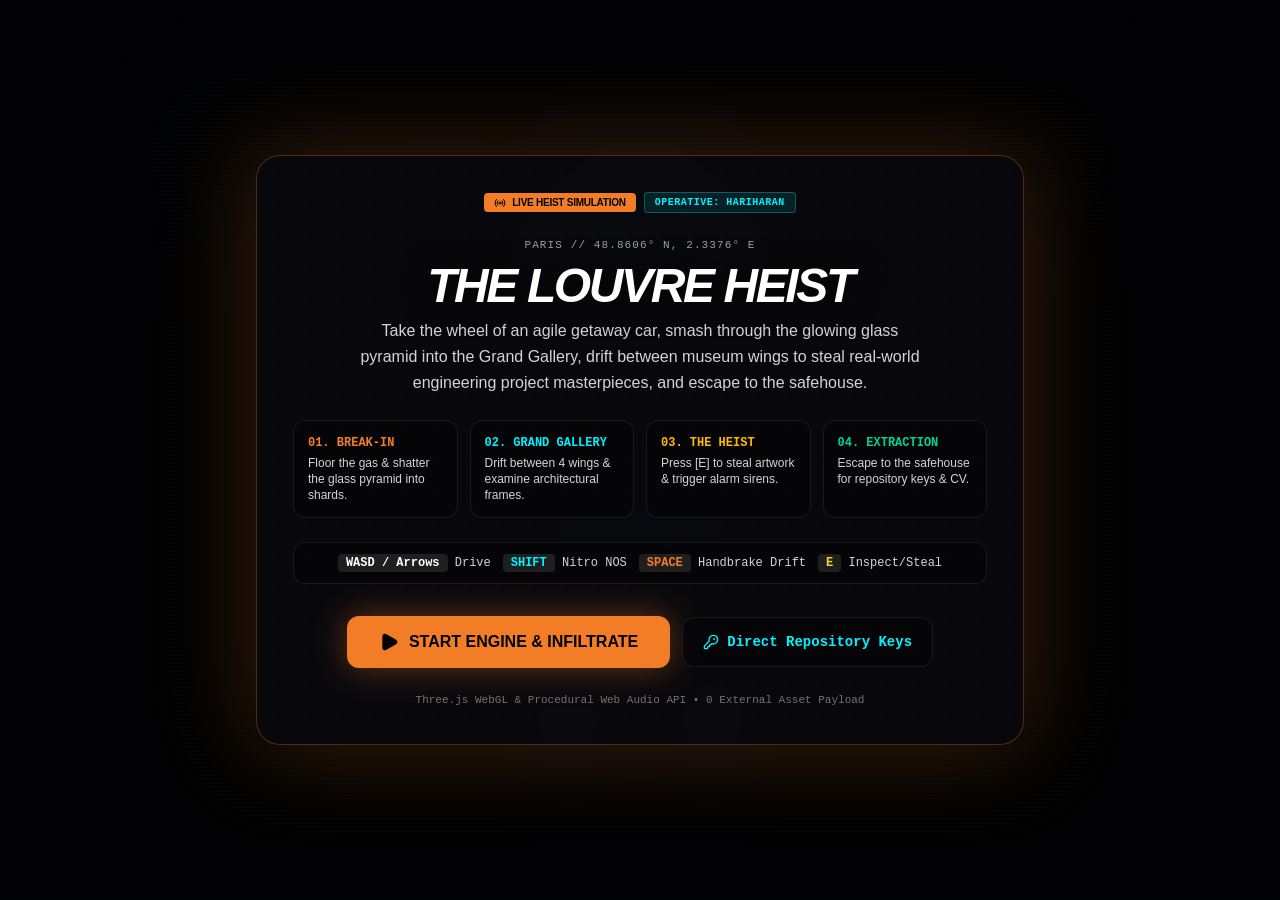
<file: heist/index.html>
<!doctype html>
<html lang="en">
  <head>
    <meta charset="UTF-8" />
    <meta name="viewport" content="width=device-width, initial-scale=1.0, maximum-scale=1.0, user-scalable=no" />
    <title>The Louvre Heist - 3D Getaway Car Portfolio</title>
    <meta name="description" content="An interactive 3D cinematic getaway car portfolio through the Louvre museum showcasing engineering projects and safehouse access keys." />
    <meta property="og:title" content="The Louvre Heist - 3D Getaway Car Portfolio" />
    <meta property="og:description" content="An interactive 3D cinematic getaway car portfolio through the Louvre museum showcasing engineering projects and safehouse access keys." />
    <meta property="og:type" content="website" />
    <meta name="twitter:card" content="summary_large_image" />
    <link rel="preconnect" href="https://fonts.googleapis.com">
    <link rel="preconnect" href="https://fonts.gstatic.com" crossorigin>
    <link href="https://fonts.googleapis.com/css2?family=Cinzel:wght@500;700;900&family=JetBrains+Mono:wght@400;600;700&family=Plus+Jakarta+Sans:wght@400;500;600;700;800&family=Syne:wght@700;800&display=swap" rel="stylesheet">
    <script type="module" crossorigin src="./assets/index-vsnIZGoE.js"></script>
    <link rel="stylesheet" crossorigin href="./assets/index-DGhevw8e.css">
  </head>
  <body class="bg-neutral-950 text-neutral-100 overflow-hidden select-none">
    <div id="root"></div>
  </body>
</html>
</file>
<file: heist/assets/index-DGhevw8e.css>
/*! tailwindcss v4.3.3 | MIT License | https://tailwindcss.com */@layer properties{@supports (((-webkit-hyphens:none)) and (not (margin-trim:inline))) or ((-moz-orient:inline) and (not (color:rgb(from red r g b)))){*,:before,:after,::backdrop{--tw-translate-x:0;--tw-translate-y:0;--tw-translate-z:0;--tw-rotate-x:initial;--tw-rotate-y:initial;--tw-rotate-z:initial;--tw-skew-x:initial;--tw-skew-y:initial;--tw-space-y-reverse:0;--tw-border-style:solid;--tw-gradient-position:initial;--tw-gradient-from:#0000;--tw-gradient-via:#0000;--tw-gradient-to:#0000;--tw-gradient-stops:initial;--tw-gradient-via-stops:initial;--tw-gradient-from-position:0%;--tw-gradient-via-position:50%;--tw-gradient-to-position:100%;--tw-leading:initial;--tw-font-weight:initial;--tw-tracking:initial;--tw-shadow:0 0 #0000;--tw-shadow-color:initial;--tw-shadow-alpha:100%;--tw-inset-shadow:0 0 #0000;--tw-inset-shadow-color:initial;--tw-inset-shadow-alpha:100%;--tw-ring-color:initial;--tw-ring-shadow:0 0 #0000;--tw-inset-ring-color:initial;--tw-inset-ring-shadow:0 0 #0000;--tw-ring-inset:initial;--tw-ring-offset-width:0px;--tw-ring-offset-color:#fff;--tw-ring-offset-shadow:0 0 #0000;--tw-blur:initial;--tw-brightness:initial;--tw-contrast:initial;--tw-grayscale:initial;--tw-hue-rotate:initial;--tw-invert:initial;--tw-opacity:initial;--tw-saturate:initial;--tw-sepia:initial;--tw-drop-shadow:initial;--tw-drop-shadow-color:initial;--tw-drop-shadow-alpha:100%;--tw-drop-shadow-size:initial;--tw-backdrop-blur:initial;--tw-backdrop-brightness:initial;--tw-backdrop-contrast:initial;--tw-backdrop-grayscale:initial;--tw-backdrop-hue-rotate:initial;--tw-backdrop-invert:initial;--tw-backdrop-opacity:initial;--tw-backdrop-saturate:initial;--tw-backdrop-sepia:initial;--tw-duration:initial;--tw-scale-x:1;--tw-scale-y:1;--tw-scale-z:1}}}@layer theme{:root,:host{--font-sans:-apple-system, BlinkMacSystemFont, "Segoe UI", Roboto, "Helvetica Neue", "Noto Sans", Arial, sans-serif, "Apple Color Emoji", "Segoe UI Emoji", "Segoe UI Symbol", "Noto Color Emoji";--font-mono:ui-monospace, SFMono-Regular, Menlo, Monaco, Consolas, "Liberation Mono", "Courier New", monospace;--color-red-300:oklch(80.8% .114 19.571);--color-red-400:oklch(70.4% .191 22.216);--color-red-500:oklch(63.7% .237 25.331);--color-red-600:oklch(57.7% .245 27.325);--color-red-950:oklch(25.8% .092 26.042);--color-amber-300:oklch(87.9% .169 91.605);--color-amber-400:oklch(82.8% .189 84.429);--color-emerald-400:oklch(76.5% .177 163.223);--color-purple-400:oklch(71.4% .203 305.504);--color-neutral-100:oklch(97% 0 none);--color-neutral-200:oklch(92.2% 0 none);--color-neutral-300:oklch(87% 0 none);--color-neutral-400:oklch(70.8% 0 none);--color-neutral-500:oklch(55.6% 0 none);--color-neutral-600:oklch(43.9% 0 none);--color-neutral-800:oklch(26.9% 0 none);--color-neutral-900:oklch(20.5% 0 none);--color-neutral-950:oklch(14.5% 0 none);--color-black:#000;--color-white:#fff;--spacing:.25rem;--container-xl:36rem;--container-3xl:48rem;--container-4xl:56rem;--container-5xl:64rem;--text-xs:.75rem;--text-xs--line-height:calc(1 / .75);--text-sm:.875rem;--text-sm--line-height:calc(1.25 / .875);--text-base:1rem;--text-base--line-height: 1.5 ;--text-lg:1.125rem;--text-lg--line-height:calc(1.75 / 1.125);--text-xl:1.25rem;--text-xl--line-height:calc(1.75 / 1.25);--text-2xl:1.5rem;--text-2xl--line-height:calc(2 / 1.5);--text-3xl:1.875rem;--text-3xl--line-height: 1.2 ;--text-4xl:2.25rem;--text-4xl--line-height:calc(2.5 / 2.25);--text-5xl:3rem;--text-5xl--line-height:1;--font-weight-normal:400;--font-weight-medium:500;--font-weight-bold:700;--font-weight-extrabold:800;--font-weight-black:900;--tracking-tighter:-.05em;--tracking-tight:-.025em;--tracking-wider:.05em;--tracking-widest:.1em;--leading-relaxed:1.625;--radius-xs:.125rem;--radius-sm:.25rem;--radius-lg:.5rem;--radius-xl:.75rem;--radius-2xl:1rem;--radius-3xl:1.5rem;--animate-pulse:pulse 2s cubic-bezier(.4, 0, .6, 1) infinite;--animate-bounce:bounce 1s infinite;--blur-md:12px;--blur-2xl:40px;--default-transition-duration:.15s;--default-transition-timing-function:cubic-bezier(.4, 0, .2, 1);--default-font-family:var(--font-sans);--default-mono-font-family:var(--font-mono)}}@layer base{*,:after,:before,::backdrop{box-sizing:border-box;border:0 solid;margin:0;padding:0}::file-selector-button{box-sizing:border-box;border:0 solid;margin:0;padding:0}html,:host{-webkit-text-size-adjust:100%;-moz-tab-size:4;tab-size:4;line-height:1.5;font-family:var(--default-font-family,-apple-system, BlinkMacSystemFont, "Segoe UI", Roboto, "Helvetica Neue", "Noto Sans", Arial, sans-serif, "Apple Color Emoji", "Segoe UI Emoji", "Segoe UI Symbol", "Noto Color Emoji");font-feature-settings:var(--default-font-feature-settings,normal);font-variation-settings:var(--default-font-variation-settings,normal);-webkit-tap-highlight-color:transparent}hr{height:0;color:inherit;border-top-width:1px}abbr:where([title]){-webkit-text-decoration:underline dotted;text-decoration:underline dotted}h1,h2,h3,h4,h5,h6{font-size:inherit;font-weight:inherit}a{color:inherit;-webkit-text-decoration:inherit;text-decoration:inherit}b,strong{font-weight:bolder}code,kbd,samp,pre{font-family:var(--default-mono-font-family,ui-monospace, SFMono-Regular, Menlo, Monaco, Consolas, "Liberation Mono", "Courier New", monospace);font-feature-settings:var(--default-mono-font-feature-settings,normal);font-variation-settings:var(--default-mono-font-variation-settings,normal);font-size:1em}small{font-size:80%}sub,sup{vertical-align:baseline;font-size:75%;line-height:0;position:relative}sub{bottom:-.25em}sup{top:-.5em}table{text-indent:0;border-color:inherit;border-collapse:collapse}:-moz-focusring:where(:not(iframe)){outline:auto}progress{vertical-align:baseline}summary{display:list-item}ol,ul,menu{list-style:none}img,svg,video,canvas,audio,iframe,embed,object{vertical-align:middle;display:block}img,video{max-width:100%;height:auto}button,input,select,optgroup,textarea{font:inherit;font-feature-settings:inherit;font-variation-settings:inherit;letter-spacing:inherit;color:inherit;opacity:1;background-color:#0000;border-radius:0}::file-selector-button{font:inherit;font-feature-settings:inherit;font-variation-settings:inherit;letter-spacing:inherit;color:inherit;opacity:1;background-color:#0000;border-radius:0}:where(select:is([multiple],[size])) optgroup{font-weight:bolder}:where(select:is([multiple],[size])) optgroup option{padding-inline-start:20px}::file-selector-button{margin-inline-end:4px}::placeholder{opacity:1}@supports (not ((-webkit-appearance:-apple-pay-button))) or (contain-intrinsic-size:1px){::placeholder{color:currentColor}@supports (color:color-mix(in lab,red,red)){::placeholder{color:color-mix(in oklab,currentcolor 50%,transparent)}}}textarea{resize:vertical}::-webkit-search-decoration{-webkit-appearance:none}::-webkit-date-and-time-value{min-height:1lh;text-align:inherit}::-webkit-datetime-edit{display:inline-flex}::-webkit-datetime-edit-fields-wrapper{padding:0}::-webkit-datetime-edit{padding-block:0}::-webkit-datetime-edit-year-field{padding-block:0}::-webkit-datetime-edit-month-field{padding-block:0}::-webkit-datetime-edit-day-field{padding-block:0}::-webkit-datetime-edit-hour-field{padding-block:0}::-webkit-datetime-edit-minute-field{padding-block:0}::-webkit-datetime-edit-second-field{padding-block:0}::-webkit-datetime-edit-millisecond-field{padding-block:0}::-webkit-datetime-edit-meridiem-field{padding-block:0}::-webkit-calendar-picker-indicator{line-height:1}:-moz-ui-invalid{box-shadow:none}button,input:where([type=button],[type=reset],[type=submit]){-webkit-appearance:button;-moz-appearance:button;appearance:button}::file-selector-button{-webkit-appearance:button;-moz-appearance:button;appearance:button}::-webkit-inner-spin-button{height:auto}::-webkit-outer-spin-button{height:auto}[hidden]:where(:not([hidden=until-found])){display:none!important}}@layer components;@layer utilities{.pointer-events-auto{pointer-events:auto}.pointer-events-none{pointer-events:none}.visible{visibility:visible}.absolute{position:absolute}.fixed{position:fixed}.relative{position:relative}.inset-0{top:0;right:0;bottom:0;left:0}.top-1{top:var(--spacing)}.top-1\/2{top:50%}.top-4{top:calc(var(--spacing) * 4)}.right-4{right:calc(var(--spacing) * 4)}.bottom-6{bottom:calc(var(--spacing) * 6)}.left-1\/2{left:50%}.left-4{left:calc(var(--spacing) * 4)}.z-10{z-index:10}.z-20{z-index:20}.z-30{z-index:30}.z-50{z-index:50}.container{width:100%}@media(min-width:40rem){.container{max-width:40rem}}@media(min-width:48rem){.container{max-width:48rem}}@media(min-width:64rem){.container{max-width:64rem}}@media(min-width:80rem){.container{max-width:80rem}}@media(min-width:96rem){.container{max-width:96rem}}.mx-auto{margin-inline:auto}.my-auto{margin-block:auto}.mt-0\.5{margin-top:calc(var(--spacing) * .5)}.mt-1{margin-top:var(--spacing)}.mt-3{margin-top:calc(var(--spacing) * 3)}.mt-4{margin-top:calc(var(--spacing) * 4)}.mr-1{margin-right:var(--spacing)}.mb-0\.5{margin-bottom:calc(var(--spacing) * .5)}.mb-1{margin-bottom:var(--spacing)}.mb-2{margin-bottom:calc(var(--spacing) * 2)}.mb-3{margin-bottom:calc(var(--spacing) * 3)}.line-clamp-2{-webkit-line-clamp:2;-webkit-box-orient:vertical;display:-webkit-box;overflow:hidden}.flex{display:flex}.grid{display:grid}.hidden{display:none}.h-1\.5{height:calc(var(--spacing) * 1.5)}.h-2\.5{height:calc(var(--spacing) * 2.5)}.h-3{height:calc(var(--spacing) * 3)}.h-3\.5{height:calc(var(--spacing) * 3.5)}.h-4{height:calc(var(--spacing) * 4)}.h-5{height:calc(var(--spacing) * 5)}.h-6{height:calc(var(--spacing) * 6)}.h-10{height:calc(var(--spacing) * 10)}.h-12{height:calc(var(--spacing) * 12)}.h-13{height:calc(var(--spacing) * 13)}.h-14{height:calc(var(--spacing) * 14)}.h-18{height:calc(var(--spacing) * 18)}.h-20{height:calc(var(--spacing) * 20)}.h-32{height:calc(var(--spacing) * 32)}.h-44{height:calc(var(--spacing) * 44)}.h-48{height:calc(var(--spacing) * 48)}.h-full{height:100%}.h-screen{height:100vh}.max-h-\[75vh\]{max-height:75vh}.max-h-\[90vh\]{max-height:90vh}.w-2\.5{width:calc(var(--spacing) * 2.5)}.w-3{width:calc(var(--spacing) * 3)}.w-3\.5{width:calc(var(--spacing) * 3.5)}.w-4{width:calc(var(--spacing) * 4)}.w-5{width:calc(var(--spacing) * 5)}.w-6{width:calc(var(--spacing) * 6)}.w-10{width:calc(var(--spacing) * 10)}.w-12{width:calc(var(--spacing) * 12)}.w-13{width:calc(var(--spacing) * 13)}.w-14{width:calc(var(--spacing) * 14)}.w-20{width:calc(var(--spacing) * 20)}.w-32{width:calc(var(--spacing) * 32)}.w-48{width:calc(var(--spacing) * 48)}.w-full{width:100%}.w-screen{width:100vw}.max-w-3xl{max-width:var(--container-3xl)}.max-w-4xl{max-width:var(--container-4xl)}.max-w-5xl{max-width:var(--container-5xl)}.max-w-xl{max-width:var(--container-xl)}.flex-1{flex:1}.-translate-x-1\/2{--tw-translate-x: -50% ;translate:var(--tw-translate-x) var(--tw-translate-y)}.-translate-y-1\/2{--tw-translate-y: -50% ;translate:var(--tw-translate-x) var(--tw-translate-y)}.-rotate-45{rotate:-45deg}.-rotate-225{rotate:-225deg}.rotate-45{rotate:45deg}.transform{transform:var(--tw-rotate-x,) var(--tw-rotate-y,) var(--tw-rotate-z,) var(--tw-skew-x,) var(--tw-skew-y,)}.animate-bounce{animation:var(--animate-bounce)}.animate-pulse{animation:var(--animate-pulse)}.cursor-crosshair{cursor:crosshair}.cursor-pointer{cursor:pointer}.resize{resize:both}.scrollbar-thin{scrollbar-width:thin}.grid-cols-1{grid-template-columns:repeat(1,minmax(0,1fr))}.grid-cols-2{grid-template-columns:repeat(2,minmax(0,1fr))}.grid-cols-3{grid-template-columns:repeat(3,minmax(0,1fr))}.flex-col{flex-direction:column}.flex-wrap{flex-wrap:wrap}.items-baseline{align-items:baseline}.items-center{align-items:center}.items-end{align-items:flex-end}.items-start{align-items:flex-start}.justify-around{justify-content:space-around}.justify-between{justify-content:space-between}.justify-center{justify-content:center}.gap-0\.5{gap:calc(var(--spacing) * .5)}.gap-1{gap:var(--spacing)}.gap-1\.5{gap:calc(var(--spacing) * 1.5)}.gap-2{gap:calc(var(--spacing) * 2)}.gap-2\.5{gap:calc(var(--spacing) * 2.5)}.gap-3{gap:calc(var(--spacing) * 3)}.gap-4{gap:calc(var(--spacing) * 4)}.gap-5{gap:calc(var(--spacing) * 5)}.gap-6{gap:calc(var(--spacing) * 6)}:where(.space-y-1>:not(:last-child)){--tw-space-y-reverse:0;margin-block-start:calc(var(--spacing) * var(--tw-space-y-reverse));margin-block-end:calc(var(--spacing) * calc(1 - var(--tw-space-y-reverse)))}:where(.space-y-1\.5>:not(:last-child)){--tw-space-y-reverse:0;margin-block-start:calc(calc(var(--spacing) * 1.5) * var(--tw-space-y-reverse));margin-block-end:calc(calc(var(--spacing) * 1.5) * calc(1 - var(--tw-space-y-reverse)))}:where(.space-y-2>:not(:last-child)){--tw-space-y-reverse:0;margin-block-start:calc(calc(var(--spacing) * 2) * var(--tw-space-y-reverse));margin-block-end:calc(calc(var(--spacing) * 2) * calc(1 - var(--tw-space-y-reverse)))}:where(.space-y-3>:not(:last-child)){--tw-space-y-reverse:0;margin-block-start:calc(calc(var(--spacing) * 3) * var(--tw-space-y-reverse));margin-block-end:calc(calc(var(--spacing) * 3) * calc(1 - var(--tw-space-y-reverse)))}:where(.space-y-6>:not(:last-child)){--tw-space-y-reverse:0;margin-block-start:calc(calc(var(--spacing) * 6) * var(--tw-space-y-reverse));margin-block-end:calc(calc(var(--spacing) * 6) * calc(1 - var(--tw-space-y-reverse)))}.self-center{align-self:center}.overflow-hidden{overflow:hidden}.overflow-y-auto{overflow-y:auto}.rounded{border-radius:.25rem}.rounded-2xl{border-radius:var(--radius-2xl)}.rounded-3xl{border-radius:var(--radius-3xl)}.rounded-full{border-radius:3.40282e38px}.rounded-lg{border-radius:var(--radius-lg)}.rounded-sm{border-radius:var(--radius-sm)}.rounded-xl{border-radius:var(--radius-xl)}.rounded-xs{border-radius:var(--radius-xs)}.border{border-style:var(--tw-border-style);border-width:1px}.border-2{border-style:var(--tw-border-style);border-width:2px}.border-t{border-top-style:var(--tw-border-style);border-top-width:1px}.border-b{border-bottom-style:var(--tw-border-style);border-bottom-width:1px}.border-\[\#00f2ff\]{border-color:#00f2ff}.border-\[\#00f2ff\]\/10{border-color:#00f2ff1a}.border-\[\#00f2ff\]\/20{border-color:#00f2ff33}.border-\[\#00f2ff\]\/30{border-color:#00f2ff4d}.border-\[\#00f2ff\]\/40{border-color:#00f2ff66}.border-\[\#F27D26\]{border-color:#f27d26}.border-\[\#F27D26\]\/40{border-color:#f27d2666}.border-\[\#F27D26\]\/50{border-color:#f27d2680}.border-red-500{border-color:var(--color-red-500)}.border-red-500\/40{border-color:#fb2c3666}@supports (color:color-mix(in lab,red,red)){.border-red-500\/40{border-color:color-mix(in oklab,var(--color-red-500) 40%,transparent)}}.border-white\/5{border-color:#ffffff0d}@supports (color:color-mix(in lab,red,red)){.border-white\/5{border-color:color-mix(in oklab,var(--color-white) 5%,transparent)}}.border-white\/10{border-color:#ffffff1a}@supports (color:color-mix(in lab,red,red)){.border-white\/10{border-color:color-mix(in oklab,var(--color-white) 10%,transparent)}}.bg-\[\#00f2ff\]{background-color:#00f2ff}.bg-\[\#00f2ff\]\/10{background-color:#00f2ff1a}.bg-\[\#00f2ff\]\/20{background-color:#00f2ff33}.bg-\[\#F27D26\]{background-color:#f27d26}.bg-\[\#F27D26\]\/20{background-color:#f27d2633}.bg-black\/40{background-color:#0006}@supports (color:color-mix(in lab,red,red)){.bg-black\/40{background-color:color-mix(in oklab,var(--color-black) 40%,transparent)}}.bg-black\/90{background-color:#000000e6}@supports (color:color-mix(in lab,red,red)){.bg-black\/90{background-color:color-mix(in oklab,var(--color-black) 90%,transparent)}}.bg-neutral-800{background-color:var(--color-neutral-800)}.bg-neutral-800\/80{background-color:#262626cc}@supports (color:color-mix(in lab,red,red)){.bg-neutral-800\/80{background-color:color-mix(in oklab,var(--color-neutral-800) 80%,transparent)}}.bg-neutral-900{background-color:var(--color-neutral-900)}.bg-neutral-950{background-color:var(--color-neutral-950)}.bg-neutral-950\/80{background-color:#0a0a0acc}@supports (color:color-mix(in lab,red,red)){.bg-neutral-950\/80{background-color:color-mix(in oklab,var(--color-neutral-950) 80%,transparent)}}.bg-red-500{background-color:var(--color-red-500)}.bg-red-600{background-color:var(--color-red-600)}.bg-red-950\/60{background-color:#46080999}@supports (color:color-mix(in lab,red,red)){.bg-red-950\/60{background-color:color-mix(in oklab,var(--color-red-950) 60%,transparent)}}.bg-transparent{background-color:#0000}.bg-gradient-to-r{--tw-gradient-position:to right in oklab;background-image:linear-gradient(var(--tw-gradient-stops))}.from-\[\#00f2ff\]{--tw-gradient-from:#00f2ff;--tw-gradient-stops:var(--tw-gradient-via-stops,var(--tw-gradient-position), var(--tw-gradient-from) var(--tw-gradient-from-position), var(--tw-gradient-to) var(--tw-gradient-to-position))}.to-\[\#F27D26\]{--tw-gradient-to:#f27d26;--tw-gradient-stops:var(--tw-gradient-via-stops,var(--tw-gradient-position), var(--tw-gradient-from) var(--tw-gradient-from-position), var(--tw-gradient-to) var(--tw-gradient-to-position))}.fill-current{fill:currentColor}.p-2{padding:calc(var(--spacing) * 2)}.p-2\.5{padding:calc(var(--spacing) * 2.5)}.p-3{padding:calc(var(--spacing) * 3)}.p-3\.5{padding:calc(var(--spacing) * 3.5)}.p-4{padding:calc(var(--spacing) * 4)}.p-5{padding:calc(var(--spacing) * 5)}.p-6{padding:calc(var(--spacing) * 6)}.px-1\.5{padding-inline:calc(var(--spacing) * 1.5)}.px-2{padding-inline:calc(var(--spacing) * 2)}.px-2\.5{padding-inline:calc(var(--spacing) * 2.5)}.px-3{padding-inline:calc(var(--spacing) * 3)}.px-3\.5{padding-inline:calc(var(--spacing) * 3.5)}.px-4{padding-inline:calc(var(--spacing) * 4)}.px-5{padding-inline:calc(var(--spacing) * 5)}.px-6{padding-inline:calc(var(--spacing) * 6)}.px-8{padding-inline:calc(var(--spacing) * 8)}.py-0\.5{padding-block:calc(var(--spacing) * .5)}.py-1{padding-block:var(--spacing)}.py-1\.5{padding-block:calc(var(--spacing) * 1.5)}.py-2{padding-block:calc(var(--spacing) * 2)}.py-2\.5{padding-block:calc(var(--spacing) * 2.5)}.py-3{padding-block:calc(var(--spacing) * 3)}.py-3\.5{padding-block:calc(var(--spacing) * 3.5)}.py-4{padding-block:calc(var(--spacing) * 4)}.pt-2{padding-top:calc(var(--spacing) * 2)}.pt-3{padding-top:calc(var(--spacing) * 3)}.pb-1{padding-bottom:var(--spacing)}.text-center{text-align:center}.text-left{text-align:left}.text-right{text-align:right}.font-mono{font-family:var(--font-mono)}.font-sans{font-family:var(--font-sans)}.text-2xl{font-size:var(--text-2xl);line-height:var(--tw-leading,var(--text-2xl--line-height))}.text-3xl{font-size:var(--text-3xl);line-height:var(--tw-leading,var(--text-3xl--line-height))}.text-base{font-size:var(--text-base);line-height:var(--tw-leading,var(--text-base--line-height))}.text-lg{font-size:var(--text-lg);line-height:var(--tw-leading,var(--text-lg--line-height))}.text-sm{font-size:var(--text-sm);line-height:var(--tw-leading,var(--text-sm--line-height))}.text-xl{font-size:var(--text-xl);line-height:var(--tw-leading,var(--text-xl--line-height))}.text-xs{font-size:var(--text-xs);line-height:var(--tw-leading,var(--text-xs--line-height))}.text-\[7px\]{font-size:7px}.text-\[9px\]{font-size:9px}.text-\[10px\]{font-size:10px}.text-\[11px\]{font-size:11px}.leading-none{--tw-leading:1;line-height:1}.leading-relaxed{--tw-leading:var(--leading-relaxed);line-height:var(--leading-relaxed)}.font-black{--tw-font-weight:var(--font-weight-black);font-weight:var(--font-weight-black)}.font-bold{--tw-font-weight:var(--font-weight-bold);font-weight:var(--font-weight-bold)}.font-extrabold{--tw-font-weight:var(--font-weight-extrabold);font-weight:var(--font-weight-extrabold)}.font-medium{--tw-font-weight:var(--font-weight-medium);font-weight:var(--font-weight-medium)}.font-normal{--tw-font-weight:var(--font-weight-normal);font-weight:var(--font-weight-normal)}.tracking-\[0\.3em\]{--tw-tracking:.3em;letter-spacing:.3em}.tracking-\[0\.15em\]{--tw-tracking:.15em;letter-spacing:.15em}.tracking-tight{--tw-tracking:var(--tracking-tight);letter-spacing:var(--tracking-tight)}.tracking-tighter{--tw-tracking:var(--tracking-tighter);letter-spacing:var(--tracking-tighter)}.tracking-wider{--tw-tracking:var(--tracking-wider);letter-spacing:var(--tracking-wider)}.tracking-widest{--tw-tracking:var(--tracking-widest);letter-spacing:var(--tracking-widest)}.text-\[\#00f2ff\]{color:#00f2ff}.text-\[\#F27D26\]{color:#f27d26}.text-amber-300{color:var(--color-amber-300)}.text-amber-400{color:var(--color-amber-400)}.text-black{color:var(--color-black)}.text-emerald-400{color:var(--color-emerald-400)}.text-neutral-100{color:var(--color-neutral-100)}.text-neutral-200{color:var(--color-neutral-200)}.text-neutral-300{color:var(--color-neutral-300)}.text-neutral-400{color:var(--color-neutral-400)}.text-neutral-500{color:var(--color-neutral-500)}.text-purple-400{color:var(--color-purple-400)}.text-red-300{color:var(--color-red-300)}.text-red-400{color:var(--color-red-400)}.text-white{color:var(--color-white)}.uppercase{text-transform:uppercase}.italic{font-style:italic}.underline{text-decoration-line:underline}.opacity-20{opacity:.2}.opacity-25{opacity:.25}.opacity-30{opacity:.3}.opacity-80{opacity:.8}.shadow-2xl{--tw-shadow:0 25px 50px -12px var(--tw-shadow-color,#00000040);box-shadow:var(--tw-inset-shadow),var(--tw-inset-ring-shadow),var(--tw-ring-offset-shadow),var(--tw-ring-shadow),var(--tw-shadow)}.shadow-\[0_0_6px_\#F27D26\]{--tw-shadow:0 0 6px var(--tw-shadow-color,#f27d26);box-shadow:var(--tw-inset-shadow),var(--tw-inset-ring-shadow),var(--tw-ring-offset-shadow),var(--tw-ring-shadow),var(--tw-shadow)}.shadow-\[0_0_8px_\#00f2ff\]{--tw-shadow:0 0 8px var(--tw-shadow-color,#00f2ff);box-shadow:var(--tw-inset-shadow),var(--tw-inset-ring-shadow),var(--tw-ring-offset-shadow),var(--tw-ring-shadow),var(--tw-shadow)}.shadow-\[0_0_8px_\#F27D26\]{--tw-shadow:0 0 8px var(--tw-shadow-color,#f27d26);box-shadow:var(--tw-inset-shadow),var(--tw-inset-ring-shadow),var(--tw-ring-offset-shadow),var(--tw-ring-shadow),var(--tw-shadow)}.shadow-\[0_0_8px_red\]{--tw-shadow:0 0 8px var(--tw-shadow-color,red);box-shadow:var(--tw-inset-shadow),var(--tw-inset-ring-shadow),var(--tw-ring-offset-shadow),var(--tw-ring-shadow),var(--tw-shadow)}.shadow-\[0_0_15px_\#F27D26\]{--tw-shadow:0 0 15px var(--tw-shadow-color,#f27d26);box-shadow:var(--tw-inset-shadow),var(--tw-inset-ring-shadow),var(--tw-ring-offset-shadow),var(--tw-ring-shadow),var(--tw-shadow)}.shadow-\[0_0_15px_rgba\(242\,125\,38\,0\.3\)\]{--tw-shadow:0 0 15px var(--tw-shadow-color,#f27d264d);box-shadow:var(--tw-inset-shadow),var(--tw-inset-ring-shadow),var(--tw-ring-offset-shadow),var(--tw-ring-shadow),var(--tw-shadow)}.shadow-\[0_0_20px_rgba\(242\,125\,38\,0\.4\)\]{--tw-shadow:0 0 20px var(--tw-shadow-color,#f27d2666);box-shadow:var(--tw-inset-shadow),var(--tw-inset-ring-shadow),var(--tw-ring-offset-shadow),var(--tw-ring-shadow),var(--tw-shadow)}.shadow-\[0_0_20px_rgba\(242\,125\,38\,0\.25\)\]{--tw-shadow:0 0 20px var(--tw-shadow-color,#f27d2640);box-shadow:var(--tw-inset-shadow),var(--tw-inset-ring-shadow),var(--tw-ring-offset-shadow),var(--tw-ring-shadow),var(--tw-shadow)}.shadow-\[0_0_20px_rgba\(242\,125\,38\,0\.35\)\]{--tw-shadow:0 0 20px var(--tw-shadow-color,#f27d2659);box-shadow:var(--tw-inset-shadow),var(--tw-inset-ring-shadow),var(--tw-ring-offset-shadow),var(--tw-ring-shadow),var(--tw-shadow)}.shadow-\[0_0_25px_rgba\(242\,125\,38\,0\.5\)\]{--tw-shadow:0 0 25px var(--tw-shadow-color,#f27d2680);box-shadow:var(--tw-inset-shadow),var(--tw-inset-ring-shadow),var(--tw-ring-offset-shadow),var(--tw-ring-shadow),var(--tw-shadow)}.shadow-\[0_0_35px_rgba\(242\,125\,38\,0\.4\)\]{--tw-shadow:0 0 35px var(--tw-shadow-color,#f27d2666);box-shadow:var(--tw-inset-shadow),var(--tw-inset-ring-shadow),var(--tw-ring-offset-shadow),var(--tw-ring-shadow),var(--tw-shadow)}.shadow-\[0_0_40px_rgba\(242\,125\,38\,0\.35\)\]{--tw-shadow:0 0 40px var(--tw-shadow-color,#f27d2659);box-shadow:var(--tw-inset-shadow),var(--tw-inset-ring-shadow),var(--tw-ring-offset-shadow),var(--tw-ring-shadow),var(--tw-shadow)}.shadow-\[0_0_80px_rgba\(242\,125\,38\,0\.25\)\]{--tw-shadow:0 0 80px var(--tw-shadow-color,#f27d2640);box-shadow:var(--tw-inset-shadow),var(--tw-inset-ring-shadow),var(--tw-ring-offset-shadow),var(--tw-ring-shadow),var(--tw-shadow)}.shadow-\[0_0_90px_rgba\(242\,125\,38\,0\.25\)\]{--tw-shadow:0 0 90px var(--tw-shadow-color,#f27d2640);box-shadow:var(--tw-inset-shadow),var(--tw-inset-ring-shadow),var(--tw-ring-offset-shadow),var(--tw-ring-shadow),var(--tw-shadow)}.shadow-\[0_0_100px_rgba\(242\,125\,38\,0\.25\)\]{--tw-shadow:0 0 100px var(--tw-shadow-color,#f27d2640);box-shadow:var(--tw-inset-shadow),var(--tw-inset-ring-shadow),var(--tw-ring-offset-shadow),var(--tw-ring-shadow),var(--tw-shadow)}.shadow-xl{--tw-shadow:0 20px 25px -5px var(--tw-shadow-color,#0000001a), 0 8px 10px -6px var(--tw-shadow-color,#0000001a);box-shadow:var(--tw-inset-shadow),var(--tw-inset-ring-shadow),var(--tw-ring-offset-shadow),var(--tw-ring-shadow),var(--tw-shadow)}.drop-shadow-\[0_2px_10px_rgba\(0\,0\,0\,0\.8\)\]{--tw-drop-shadow-size:drop-shadow(0 2px 10px var(--tw-drop-shadow-color,#000c));--tw-drop-shadow:var(--tw-drop-shadow-size);filter:var(--tw-blur,) var(--tw-brightness,) var(--tw-contrast,) var(--tw-grayscale,) var(--tw-hue-rotate,) var(--tw-invert,) var(--tw-saturate,) var(--tw-sepia,) var(--tw-drop-shadow,)}.drop-shadow-\[0_2px_15px_rgba\(0\,0\,0\,0\.8\)\]{--tw-drop-shadow-size:drop-shadow(0 2px 15px var(--tw-drop-shadow-color,#000c));--tw-drop-shadow:var(--tw-drop-shadow-size);filter:var(--tw-blur,) var(--tw-brightness,) var(--tw-contrast,) var(--tw-grayscale,) var(--tw-hue-rotate,) var(--tw-invert,) var(--tw-saturate,) var(--tw-sepia,) var(--tw-drop-shadow,)}.filter{filter:var(--tw-blur,) var(--tw-brightness,) var(--tw-contrast,) var(--tw-grayscale,) var(--tw-hue-rotate,) var(--tw-invert,) var(--tw-saturate,) var(--tw-sepia,) var(--tw-drop-shadow,)}.backdrop-blur-2xl{--tw-backdrop-blur:blur(var(--blur-2xl));-webkit-backdrop-filter:var(--tw-backdrop-blur,) var(--tw-backdrop-brightness,) var(--tw-backdrop-contrast,) var(--tw-backdrop-grayscale,) var(--tw-backdrop-hue-rotate,) var(--tw-backdrop-invert,) var(--tw-backdrop-opacity,) var(--tw-backdrop-saturate,) var(--tw-backdrop-sepia,);backdrop-filter:var(--tw-backdrop-blur,) var(--tw-backdrop-brightness,) var(--tw-backdrop-contrast,) var(--tw-backdrop-grayscale,) var(--tw-backdrop-hue-rotate,) var(--tw-backdrop-invert,) var(--tw-backdrop-opacity,) var(--tw-backdrop-saturate,) var(--tw-backdrop-sepia,)}.backdrop-blur-md{--tw-backdrop-blur:blur(var(--blur-md));-webkit-backdrop-filter:var(--tw-backdrop-blur,) var(--tw-backdrop-brightness,) var(--tw-backdrop-contrast,) var(--tw-backdrop-grayscale,) var(--tw-backdrop-hue-rotate,) var(--tw-backdrop-invert,) var(--tw-backdrop-opacity,) var(--tw-backdrop-saturate,) var(--tw-backdrop-sepia,);backdrop-filter:var(--tw-backdrop-blur,) var(--tw-backdrop-brightness,) var(--tw-backdrop-contrast,) var(--tw-backdrop-grayscale,) var(--tw-backdrop-hue-rotate,) var(--tw-backdrop-invert,) var(--tw-backdrop-opacity,) var(--tw-backdrop-saturate,) var(--tw-backdrop-sepia,)}.transition-all{transition-property:all;transition-timing-function:var(--tw-ease,var(--default-transition-timing-function));transition-duration:var(--tw-duration,var(--default-transition-duration))}.transition-colors{transition-property:color,background-color,border-color,outline-color,text-decoration-color,fill,stroke,--tw-gradient-from,--tw-gradient-via,--tw-gradient-to;transition-timing-function:var(--tw-ease,var(--default-transition-timing-function));transition-duration:var(--tw-duration,var(--default-transition-duration))}.duration-75{--tw-duration:75ms;transition-duration:75ms}.select-none{-webkit-user-select:none;user-select:none}@media(hover:hover){.group-hover\:text-\[\#F27D26\]:is(:where(.group):hover *){color:#f27d26}}.placeholder\:text-neutral-600::placeholder{color:var(--color-neutral-600)}@media(hover:hover){.hover\:scale-105:hover{--tw-scale-x:105%;--tw-scale-y:105%;--tw-scale-z:105%;scale:var(--tw-scale-x) var(--tw-scale-y)}.hover\:border-\[\#F27D26\]:hover{border-color:#f27d26}.hover\:border-white\/20:hover{border-color:#fff3}@supports (color:color-mix(in lab,red,red)){.hover\:border-white\/20:hover{border-color:color-mix(in oklab,var(--color-white) 20%,transparent)}}.hover\:bg-\[\#00f2ff\]\/20:hover{background-color:#00f2ff33}.hover\:bg-\[\#F27D26\]\/20:hover{background-color:#f27d2633}.hover\:bg-\[\#e06d1a\]:hover{background-color:#e06d1a}.hover\:bg-neutral-800:hover{background-color:var(--color-neutral-800)}.hover\:bg-neutral-800\/80:hover{background-color:#262626cc}@supports (color:color-mix(in lab,red,red)){.hover\:bg-neutral-800\/80:hover{background-color:color-mix(in oklab,var(--color-neutral-800) 80%,transparent)}}.hover\:text-amber-300:hover{color:var(--color-amber-300)}.hover\:text-white:hover{color:var(--color-white)}}.focus\:outline-none:focus{--tw-outline-style:none;outline-style:none}.active\:scale-95:active{--tw-scale-x:95%;--tw-scale-y:95%;--tw-scale-z:95%;scale:var(--tw-scale-x) var(--tw-scale-y)}.active\:bg-\[\#00f2ff\]\/30:active{background-color:#00f2ff4d}.active\:bg-\[\#F27D26\]\/30:active{background-color:#f27d264d}.active\:bg-red-500\/30:active{background-color:#fb2c364d}@supports (color:color-mix(in lab,red,red)){.active\:bg-red-500\/30:active{background-color:color-mix(in oklab,var(--color-red-500) 30%,transparent)}}@media(min-width:40rem){.sm\:mb-3{margin-bottom:calc(var(--spacing) * 3)}.sm\:inline{display:inline}.sm\:h-36{height:calc(var(--spacing) * 36)}.sm\:w-24{width:calc(var(--spacing) * 24)}.sm\:w-36{width:calc(var(--spacing) * 36)}.sm\:w-auto{width:auto}.sm\:grid-cols-3{grid-template-columns:repeat(3,minmax(0,1fr))}.sm\:grid-cols-4{grid-template-columns:repeat(4,minmax(0,1fr))}.sm\:flex-row{flex-direction:row}.sm\:items-center{align-items:center}.sm\:gap-3{gap:calc(var(--spacing) * 3)}.sm\:gap-8{gap:calc(var(--spacing) * 8)}.sm\:p-2\.5{padding:calc(var(--spacing) * 2.5)}.sm\:p-5{padding:calc(var(--spacing) * 5)}.sm\:p-6{padding:calc(var(--spacing) * 6)}.sm\:p-7{padding:calc(var(--spacing) * 7)}.sm\:p-9{padding:calc(var(--spacing) * 9)}.sm\:px-5{padding-inline:calc(var(--spacing) * 5)}.sm\:py-2\.5{padding-block:calc(var(--spacing) * 2.5)}.sm\:text-2xl{font-size:var(--text-2xl);line-height:var(--tw-leading,var(--text-2xl--line-height))}.sm\:text-3xl{font-size:var(--text-3xl);line-height:var(--tw-leading,var(--text-3xl--line-height))}.sm\:text-4xl{font-size:var(--text-4xl);line-height:var(--tw-leading,var(--text-4xl--line-height))}.sm\:text-5xl{font-size:var(--text-5xl);line-height:var(--tw-leading,var(--text-5xl--line-height))}.sm\:text-base{font-size:var(--text-base);line-height:var(--tw-leading,var(--text-base--line-height))}.sm\:text-sm{font-size:var(--text-sm);line-height:var(--tw-leading,var(--text-sm--line-height))}}@media(min-width:48rem){.md\:flex{display:flex}.md\:grid-cols-2{grid-template-columns:repeat(2,minmax(0,1fr))}}@media(min-width:64rem){.lg\:flex{display:flex}.lg\:hidden{display:none}.lg\:w-auto{width:auto}.lg\:flex-col{flex-direction:column}.lg\:flex-row{flex-direction:row}.lg\:items-center{align-items:center}}}:root{--accent:#f27d26;--cyber-blue:#00f2ff}.glass{-webkit-backdrop-filter:blur(16px);background:#050508b3;border:1px solid #ffffff14}.glass-accent{-webkit-backdrop-filter:blur(16px);background:#0a0a0fcc;border:1px solid #f27d264d}.scanline{background:linear-gradient(#0000 50%,#00f2ff0a 50%) 0 0/100% 4px}.cyber-grid{background-image:radial-gradient(#ffffff0f 1px,#0000 1px);background-size:32px 32px}@keyframes scanSweep{0%{transform:translateY(-100%)}to{transform:translateY(1000%)}}.scan-sweep{animation:6s linear infinite scanSweep}@property --tw-translate-x{syntax:"*";inherits:false;initial-value:0}@property --tw-translate-y{syntax:"*";inherits:false;initial-value:0}@property --tw-translate-z{syntax:"*";inherits:false;initial-value:0}@property --tw-rotate-x{syntax:"*";inherits:false}@property --tw-rotate-y{syntax:"*";inherits:false}@property --tw-rotate-z{syntax:"*";inherits:false}@property --tw-skew-x{syntax:"*";inherits:false}@property --tw-skew-y{syntax:"*";inherits:false}@property --tw-space-y-reverse{syntax:"*";inherits:false;initial-value:0}@property --tw-border-style{syntax:"*";inherits:false;initial-value:solid}@property --tw-gradient-position{syntax:"*";inherits:false}@property --tw-gradient-from{syntax:"<color>";inherits:false;initial-value:#0000}@property --tw-gradient-via{syntax:"<color>";inherits:false;initial-value:#0000}@property --tw-gradient-to{syntax:"<color>";inherits:false;initial-value:#0000}@property --tw-gradient-stops{syntax:"*";inherits:false}@property --tw-gradient-via-stops{syntax:"*";inherits:false}@property --tw-gradient-from-position{syntax:"<length-percentage>";inherits:false;initial-value:0%}@property --tw-gradient-via-position{syntax:"<length-percentage>";inherits:false;initial-value:50%}@property --tw-gradient-to-position{syntax:"<length-percentage>";inherits:false;initial-value:100%}@property --tw-leading{syntax:"*";inherits:false}@property --tw-font-weight{syntax:"*";inherits:false}@property --tw-tracking{syntax:"*";inherits:false}@property --tw-shadow{syntax:"*";inherits:false;initial-value:0 0 #0000}@property --tw-shadow-color{syntax:"*";inherits:false}@property --tw-shadow-alpha{syntax:"<percentage>";inherits:false;initial-value:100%}@property --tw-inset-shadow{syntax:"*";inherits:false;initial-value:0 0 #0000}@property --tw-inset-shadow-color{syntax:"*";inherits:false}@property --tw-inset-shadow-alpha{syntax:"<percentage>";inherits:false;initial-value:100%}@property --tw-ring-color{syntax:"*";inherits:false}@property --tw-ring-shadow{syntax:"*";inherits:false;initial-value:0 0 #0000}@property --tw-inset-ring-color{syntax:"*";inherits:false}@property --tw-inset-ring-shadow{syntax:"*";inherits:false;initial-value:0 0 #0000}@property --tw-ring-inset{syntax:"*";inherits:false}@property --tw-ring-offset-width{syntax:"<length>";inherits:false;initial-value:0}@property --tw-ring-offset-color{syntax:"*";inherits:false;initial-value:#fff}@property --tw-ring-offset-shadow{syntax:"*";inherits:false;initial-value:0 0 #0000}@property --tw-blur{syntax:"*";inherits:false}@property --tw-brightness{syntax:"*";inherits:false}@property --tw-contrast{syntax:"*";inherits:false}@property --tw-grayscale{syntax:"*";inherits:false}@property --tw-hue-rotate{syntax:"*";inherits:false}@property --tw-invert{syntax:"*";inherits:false}@property --tw-opacity{syntax:"*";inherits:false}@property --tw-saturate{syntax:"*";inherits:false}@property --tw-sepia{syntax:"*";inherits:false}@property --tw-drop-shadow{syntax:"*";inherits:false}@property --tw-drop-shadow-color{syntax:"*";inherits:false}@property --tw-drop-shadow-alpha{syntax:"<percentage>";inherits:false;initial-value:100%}@property --tw-drop-shadow-size{syntax:"*";inherits:false}@property --tw-backdrop-blur{syntax:"*";inherits:false}@property --tw-backdrop-brightness{syntax:"*";inherits:false}@property --tw-backdrop-contrast{syntax:"*";inherits:false}@property --tw-backdrop-grayscale{syntax:"*";inherits:false}@property --tw-backdrop-hue-rotate{syntax:"*";inherits:false}@property --tw-backdrop-invert{syntax:"*";inherits:false}@property --tw-backdrop-opacity{syntax:"*";inherits:false}@property --tw-backdrop-saturate{syntax:"*";inherits:false}@property --tw-backdrop-sepia{syntax:"*";inherits:false}@property --tw-duration{syntax:"*";inherits:false}@property --tw-scale-x{syntax:"*";inherits:false;initial-value:1}@property --tw-scale-y{syntax:"*";inherits:false;initial-value:1}@property --tw-scale-z{syntax:"*";inherits:false;initial-value:1}@keyframes pulse{50%{opacity:.5}}@keyframes bounce{0%,to{animation-timing-function:cubic-bezier(.8,0,1,1);transform:translateY(-25%)}50%{animation-timing-function:cubic-bezier(0,0,.2,1);transform:none}}
</file>
